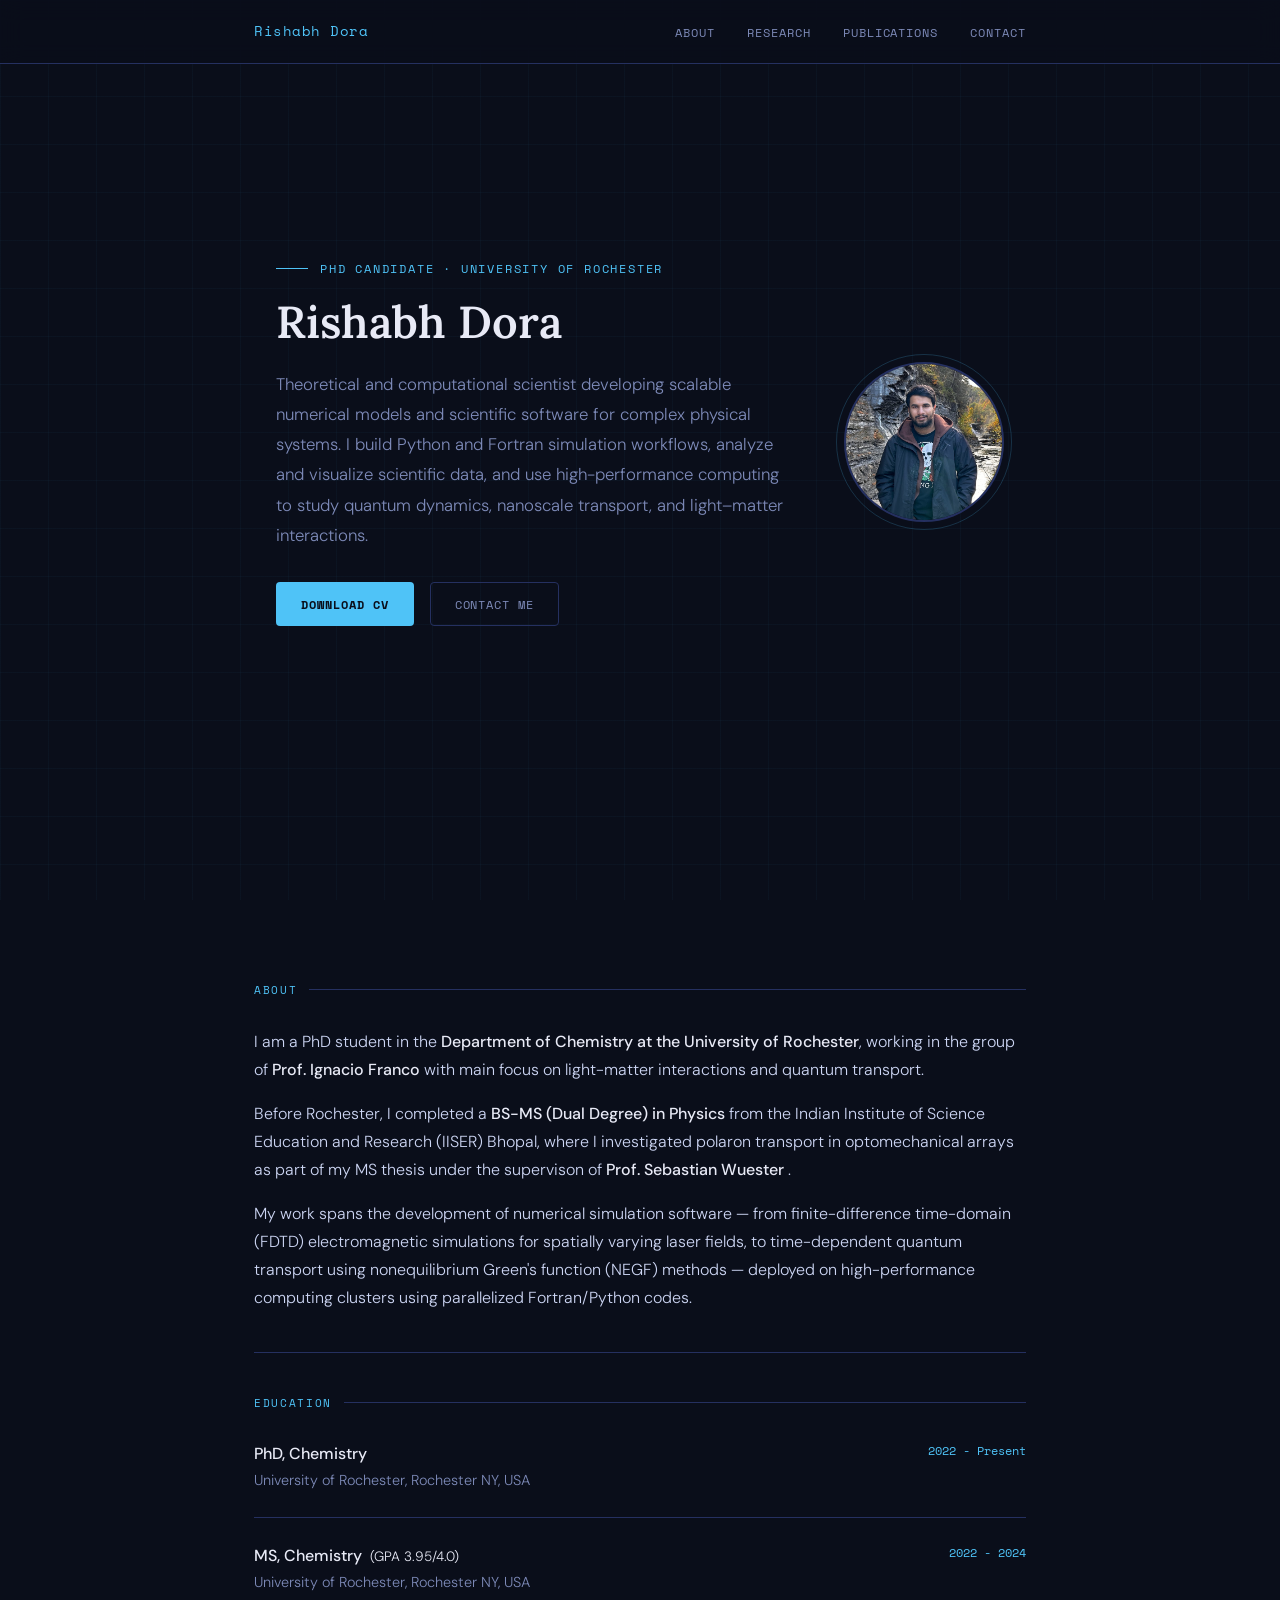
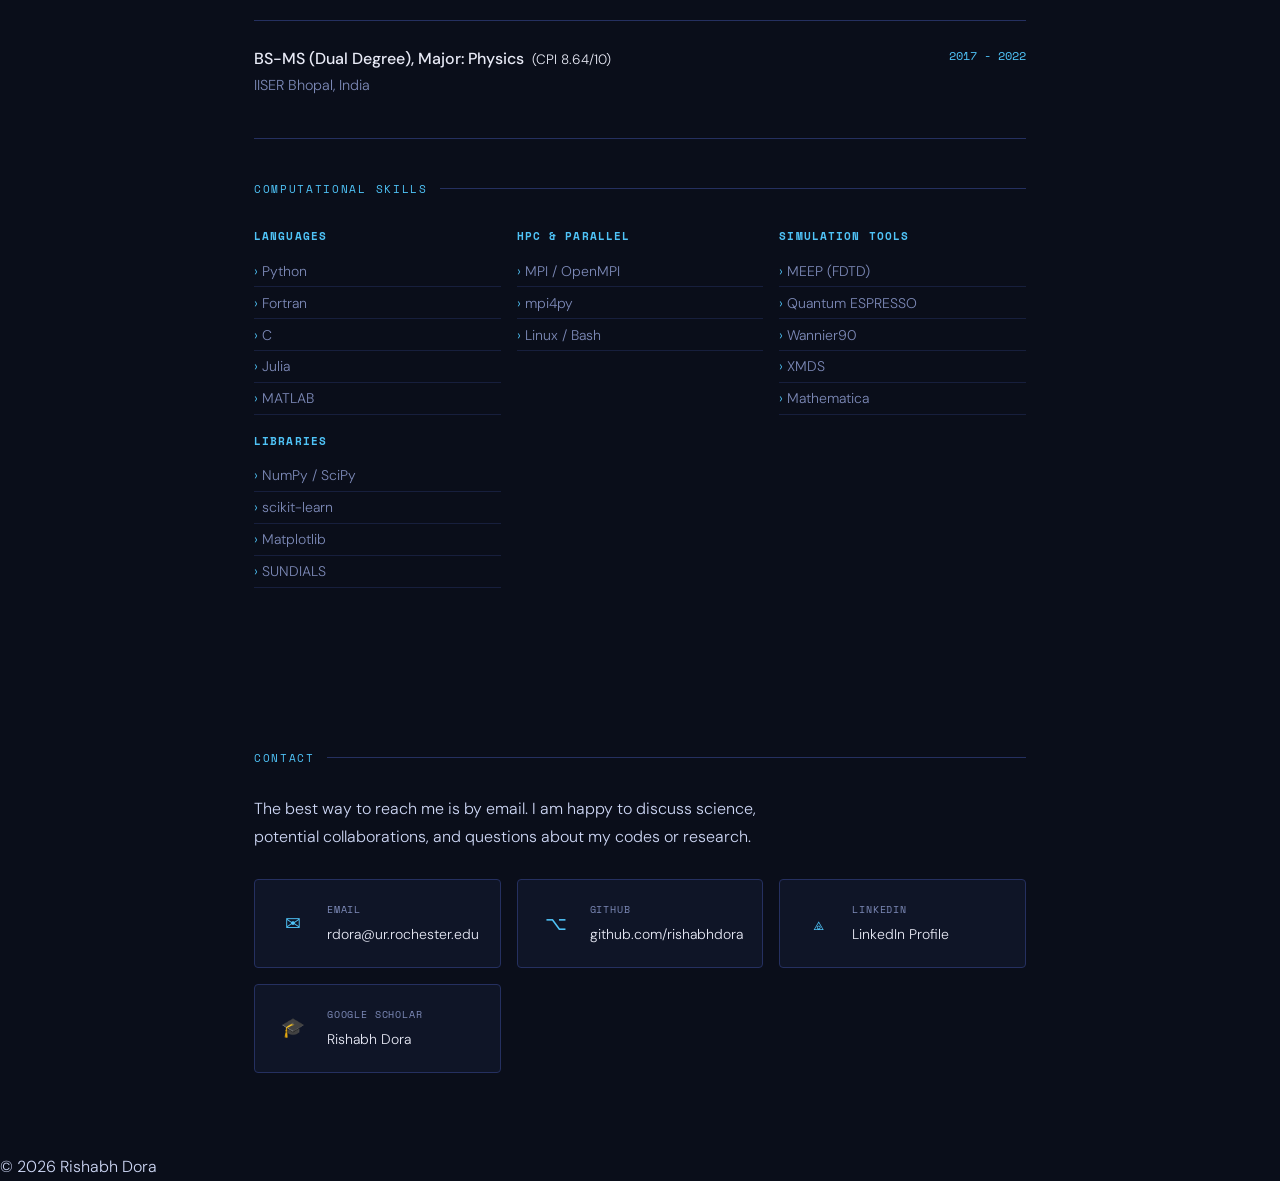
<file: index.html>
<!DOCTYPE html>
<html lang="en">
<head>
  <meta charset="UTF-8" />
  <meta name="viewport" content="width=device-width, initial-scale=1.0" />
  <title>Rishabh Dora | Theoretical & Computational Physics</title>
  <meta name="description" content="PhD candidate in Chemistry at the University of Rochester. Research on light-matter interactions and quantum transport." />
  <link rel="stylesheet" href="style.css" />
</head>
<body>

<!-- ========== NAV ========== -->
<nav>
  <div class="container">
    <span class="nav-logo">Rishabh Dora</span>
    <ul class="nav-links" id="nav-links">
      <li><a href="#about">About</a></li>
      <li><a href="research.html">Research</a></li>
      <li><a href="publications.html">Publications</a></li>
      <li><a href="#contact">Contact</a></li>
    </ul>
    <button class="nav-toggle" id="nav-toggle" aria-label="Toggle menu">
      <span></span><span></span><span></span>
    </button>
  </div>
</nav>

<!-- ========== HERO ========== -->
<section id="hero">
  <div class="container">
    <div class="hero-inner">
      <div class="hero-text">
        <p class="eyebrow">PhD Candidate · University of Rochester</p>
        <h1>Rishabh Dora</h1>
        <p class="tagline">
          Theoretical and computational scientist developing scalable numerical models and scientific software for complex physical systems. 
          I build Python and Fortran simulation workflows, analyze and visualize scientific data, and use high-performance computing 
          to study quantum dynamics, nanoscale transport, and light–matter interactions.
        </p>
        <div class="hero-actions">
          <a class="btn btn-primary" href="resume.pdf" target="_blank">Download CV</a>
          <a class="btn btn-outline" href="#contact">Contact Me</a>
        </div>
      </div>
      <div class="hero-photo-wrap">
        <img class="hero-photo" src="main.jpeg" alt="Rishabh Dora" />      </div>
    </div>
  </div>
</section>

<!-- ========== ABOUT ========== -->
<section id="about">
  <div class="container">
    <p class="section-label">About</p>

    <div class="fade-in">
      <p>
        I am a PhD student in the <strong>Department of Chemistry at the University of Rochester</strong>,
        working in the group of <strong>Prof. Ignacio Franco</strong> with
        main focus on light-matter interactions and quantum transport.
      </p>
      <p>
        Before Rochester, I completed a <strong>BS-MS (Dual Degree) in Physics</strong> from the
        Indian Institute of Science Education and Research (IISER) Bhopal,
        where I investigated polaron transport in optomechanical arrays as part of my MS thesis under the supervison 
        of <strong>Prof. Sebastian Wuester</strong>  .
      </p>
      <p>
        My work spans the development of numerical simulation software — from finite-difference time-domain
        (FDTD) electromagnetic
        simulations for spatially varying laser fields, to time-dependent quantum transport
        using nonequilibrium Green's function (NEGF) methods — deployed on high-performance computing
        clusters using parallelized Fortran/Python codes.
      </p>
    </div>

    <hr />

    <!-- Education -->
    <p class="section-label fade-in">Education</p>
    <div class="fade-in">
      <div class="edu-item">
        <div>
          <div class="edu-deg">PhD, Chemistry</div>
          <div class="edu-inst">University of Rochester, Rochester NY, USA</div>
        </div>
        <div class="edu-year">2022 - Present</div>
      </div>
      <div class="edu-item">
        <div>
          <div class="edu-deg">MS, Chemistry &nbsp;<span style="font-weight:300;font-size:.85rem">(GPA 3.95/4.0)</span></div>
          <div class="edu-inst">University of Rochester, Rochester NY, USA</div>
        </div>
        <div class="edu-year">2022 - 2024</div>
      </div>
      <div class="edu-item">
        <div>
          <div class="edu-deg">BS-MS (Dual Degree), Major: Physics &nbsp;<span style="font-weight:300;font-size:.85rem">(CPI 8.64/10)</span></div>
          <div class="edu-inst">IISER Bhopal, India</div>
        </div>
        <div class="edu-year">2017 - 2022</div>
      </div>
    </div>

    <hr />

    <!-- Skills -->
    <p class="section-label fade-in">Computational Skills</p>
    <div class="skills-grid fade-in">
      <div class="skill-group">
        <h4>Languages</h4>
        <ul class="skill-list">
          <li>Python</li>
          <li>Fortran</li>
          <li>C</li>
          <li>Julia</li>
          <li>MATLAB</li>
        </ul>
      </div>
      <div class="skill-group">
        <h4>HPC &amp; Parallel</h4>
        <ul class="skill-list">
          <li>MPI / OpenMPI</li>
          <li>mpi4py</li>
          <li>Linux / Bash</li>
        </ul>
      </div>
      <div class="skill-group">
        <h4>Simulation Tools</h4>
        <ul class="skill-list">
          <li>MEEP (FDTD)</li>
          <li>Quantum ESPRESSO</li>
          <li>Wannier90</li>
          <li>XMDS</li>
          <li>Mathematica</li>
        </ul>
      </div>
      <div class="skill-group">
        <h4>Libraries</h4>
        <ul class="skill-list">
          <li>NumPy / SciPy</li>
          <li>scikit-learn</li>
          <li>Matplotlib</li>
          <li>SUNDIALS</li>
        </ul>
      </div>
    </div>
  </div>
</section>

<!-- ========== TALKS ==========
<section id="talks">
  <div class="container">
    <p class="section-label fade-in">Presentations &amp; Conferences</p>

    <div class="fade-in">
      <div class="talk-item">
        <div class="talk-date">Aug 2025</div>
        <div>
          <div class="talk-type">Talk</div>
          <div class="talk-title">"Light–matter interactions beyond the dipole approximation"</div>
          <div class="talk-venue">Gordon Research Seminar on Quantum Control of Light and Matter · Salve Regina University</div>
        </div>
      </div>
      <div class="talk-item">
        <div class="talk-date">Aug 2025</div>
        <div>
          <div class="talk-type">Poster</div>
          <div class="talk-title">"Light–matter interactions beyond the dipole approximation"</div>
          <div class="talk-venue">Gordon Research Conference on Quantum Control of Light and Matter · Salve Regina University</div>
        </div>
      </div>
      <div class="talk-item">
        <div class="talk-date">Jun 2025</div>
        <div>
          <div class="talk-type">Poster</div>
          <div class="talk-title">"Light–matter interactions beyond the dipole approximation"</div>
          <div class="talk-venue">Center for Coherence and Quantum Science (CQS-12) · University of Rochester</div>
        </div>
      </div>
      <div class="talk-item">
        <div class="talk-date">Nov 2021</div>
        <div>
          <div class="talk-type">Conference</div>
          <div class="talk-title">Cold-atom On-Line Meeting (CoOLMe 2021)</div>
          <div class="talk-venue">French national research network on Cold Atoms</div>
        </div>
      </div>
    </div>
  </div>
</section> -->

<!-- ========== CONTACT ========== -->
<section id="contact">
  <div class="container">
    <p class="section-label fade-in">Contact</p>
    <p class="fade-in" style="margin-bottom:1.75rem; max-width:520px;">
      The best way to reach me is by email. I am happy to discuss science,
      potential collaborations, and questions about my codes or research.
    </p>
    <div class="contact-grid fade-in">
      <a class="contact-item" href="mailto:rdora@ur.rochester.edu">
        <span class="contact-icon">✉</span>
        <div>
          <div class="contact-label">Email</div>
          <div class="contact-val">rdora@ur.rochester.edu</div>
        </div>
      </a>
      <a class="contact-item" href="https://github.com/rishabhdora" target="_blank">
        <span class="contact-icon">⌥</span>
        <div>
          <div class="contact-label">GitHub</div>
          <div class="contact-val">github.com/rishabhdora</div>
        </div>
      </a>
      <a class="contact-item" href="https://www.linkedin.com/in/rishabh-dora-555144214/" target="_blank">
        <span class="contact-icon">⟁</span>
        <div>
          <div class="contact-label">LinkedIn</div>
          <div class="contact-val">LinkedIn Profile</div>
        </div>
      </a>
      <a class="contact-item" href="https://scholar.google.com/citations?user=nVBaC_kAAAAJ&hl=en" target="_blank">
        <span class="contact-icon">🎓</span>
        <div>
          <div class="contact-label">Google Scholar</div>
          <div class="contact-val">Rishabh Dora</div>
        </div>
      </a>
    </div>
  </div>
</section>

<!-- ========== FOOTER ========== -->
© <span id="year"></span> Rishabh Dora
<script>
  document.getElementById("year").textContent = new Date().getFullYear();
</script>

<script src="main.js"></script>
</body>
</html>
</file>
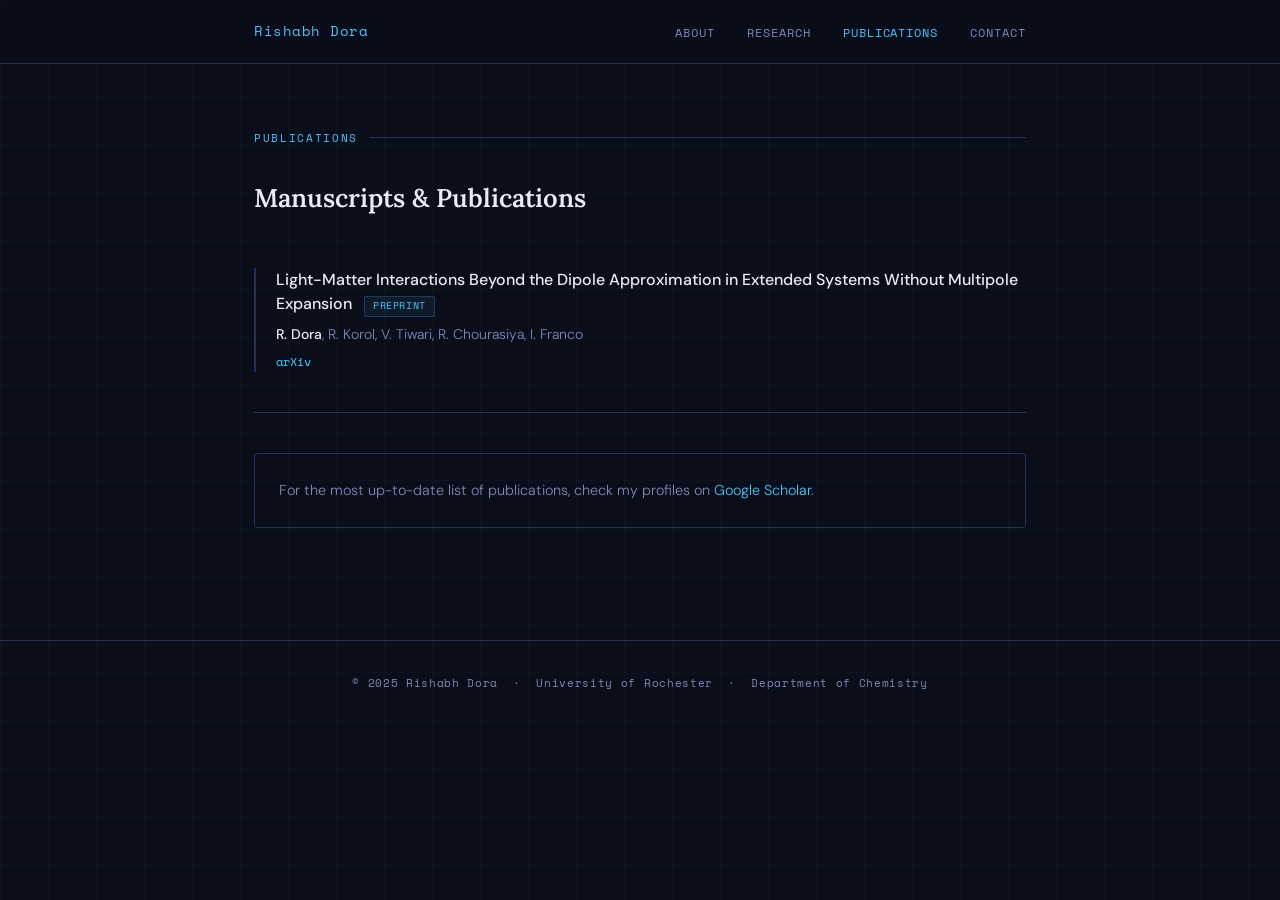
<file: publications.html>
<!DOCTYPE html>
<html lang="en">
<head>
  <meta charset="UTF-8" />
  <meta name="viewport" content="width=device-width, initial-scale=1.0" />
  <title>Publications | Rishabh Dora</title>
  <link rel="stylesheet" href="style.css" />
</head>
<body>

<nav>
  <div class="container">
    <a class="nav-logo" href="index.html">Rishabh Dora</a>
    <ul class="nav-links" id="nav-links">
      <li><a href="index.html#about">About</a></li>
      <li><a href="research.html">Research</a></li>
      <li><a href="publications.html" class="active">Publications</a></li>
      <!-- <li><a href="index.html#talks">Talks</a></li> -->
      <li><a href="index.html#contact">Contact</a></li>
    </ul>
    <button class="nav-toggle" id="nav-toggle" aria-label="Toggle menu">
      <span></span><span></span><span></span>
    </button>
  </div>
</nav>

<section style="padding-top: calc(var(--nav-h) + 4rem);">
  <div class="container">
    <p class="section-label">Publications</p>
    <h2>Manuscripts &amp; Publications</h2>
    <p style="color:var(--text-dim); max-width:540px; margin-bottom:3rem;">
      <!-- Papers in preparation; links will be added upon publication/preprint submission. -->
    </p>

    <!-- Manuscripts in Preparation -->
    <div class="fade-in" style="margin-bottom:2rem;">
      <p style="font-family:var(--mono); font-size:.7rem; letter-spacing:.12em; text-transform:uppercase; color:var(--text-dim); margin-bottom:1.5rem;">
        <!-- Manuscripts in Preparation -->
      </p>

      <div class="pub-item">
        <div class="pub-title">
          Light-Matter Interactions Beyond the Dipole Approximation in Extended Systems Without Multipole Expansion
          <span class="pub-status">preprint</span>
        </div>
        <div class="pub-authors">
          <strong>R. Dora</strong>, R. Korol, V. Tiwari, R. Chourasiya, I. Franco
        </div>
        <div class="pub-journal"><a href="https://arxiv.org/abs/2603.10271" target="_blank">arXiv</a></div>
      </div>

      <!-- <div class="pub-item">
        <div class="pub-title">
          Light field control of real and virtual charge carriers with ω + 2ω pulse
          <span class="pub-status">in prep</span>
        </div>
        <div class="pub-authors">
          <strong>R. Dora</strong>, A. Garzon-Ramirez, I. Franco
        </div>
        <div class="pub-journal">Manuscript in preparation</div>
      </div>
    </div> -->

    <hr />

    <!-- Note -->
    <div class="card fade-in" style="background:transparent;">
      <p style="color:var(--text-dim); font-size:.9rem; margin:0;">
        For the most up-to-date list of publications, check my profiles on
        <a href="https://scholar.google.com/citations?user=nVBaC_kAAAAJ&hl=en" target="_blank">Google Scholar</a>.
        <!-- Replace these links with your actual profile URLs -->
      </p>
    </div>

  </div>
</section>

<footer>
  <div class="container">
    © 2025 Rishabh Dora &nbsp;·&nbsp; University of Rochester &nbsp;·&nbsp; Department of Chemistry
  </div>
</footer>

<script src="main.js"></script>
</body>
</html>
</file>
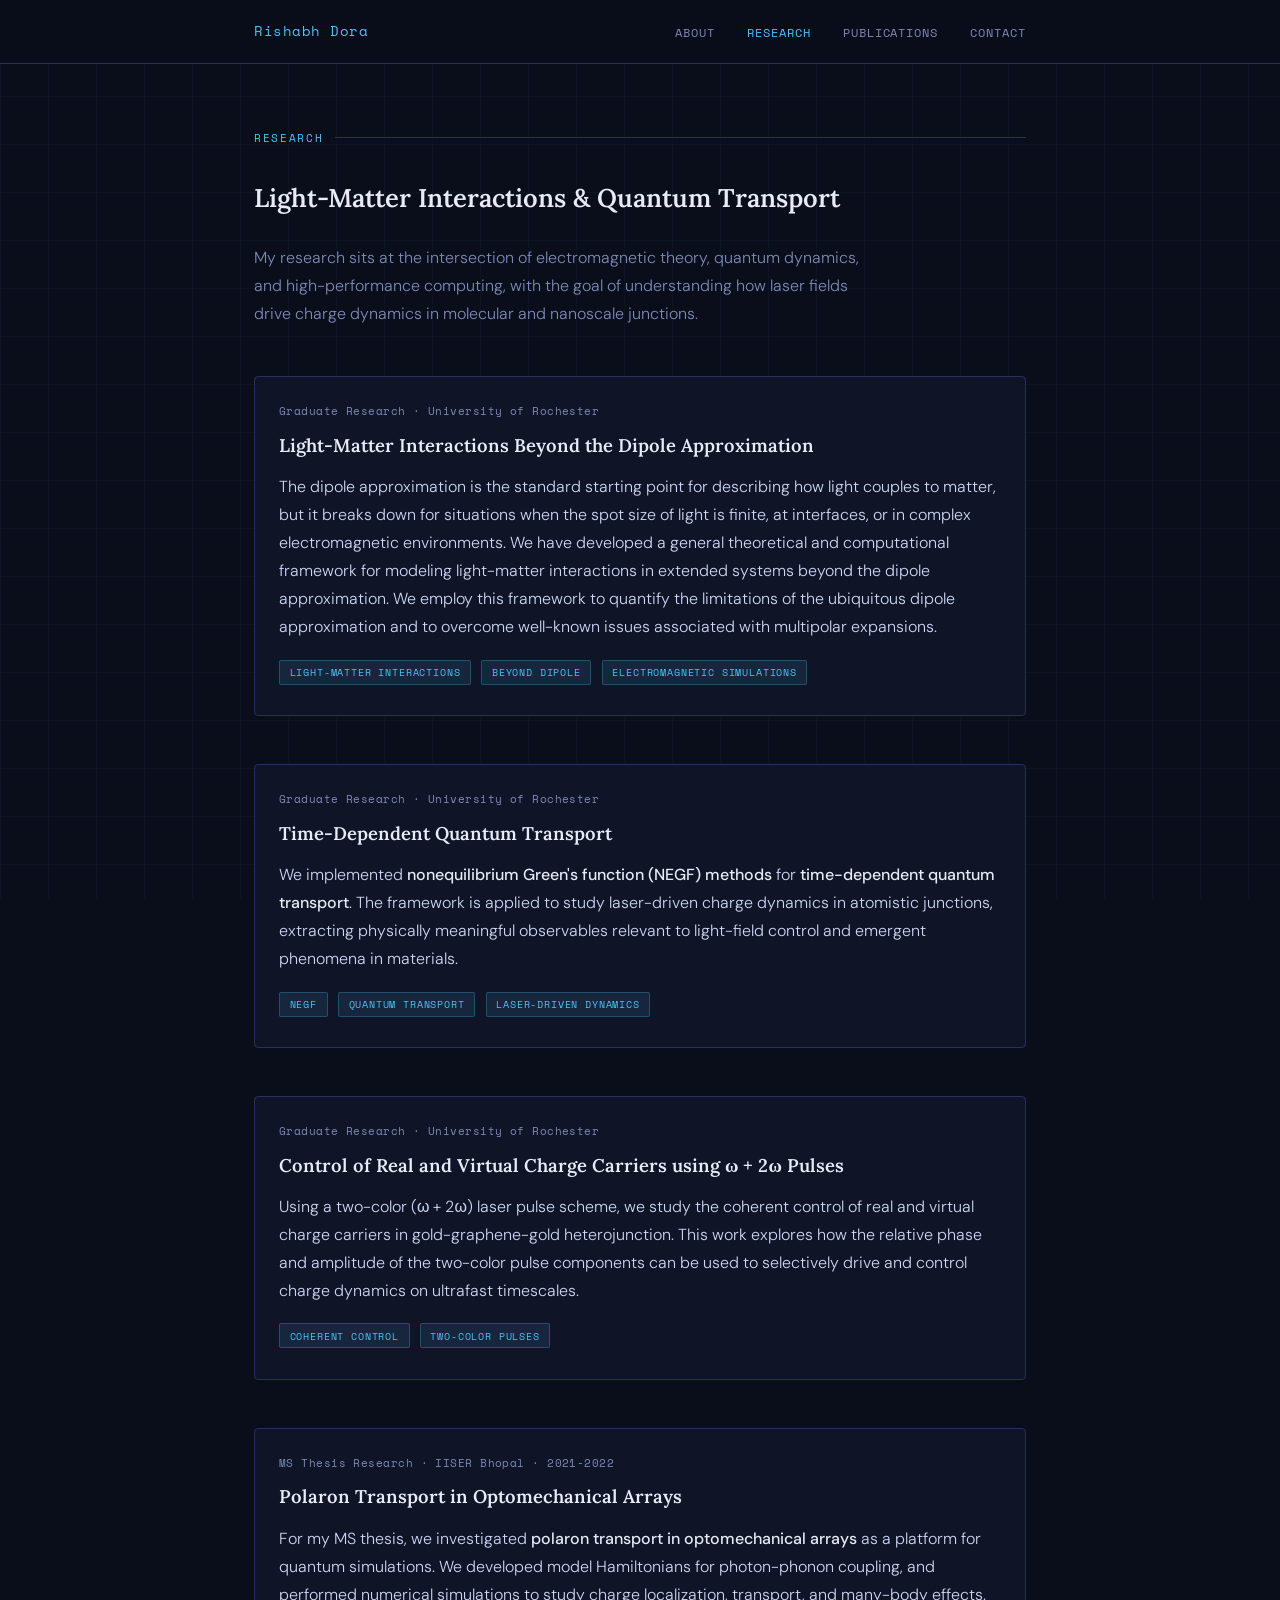
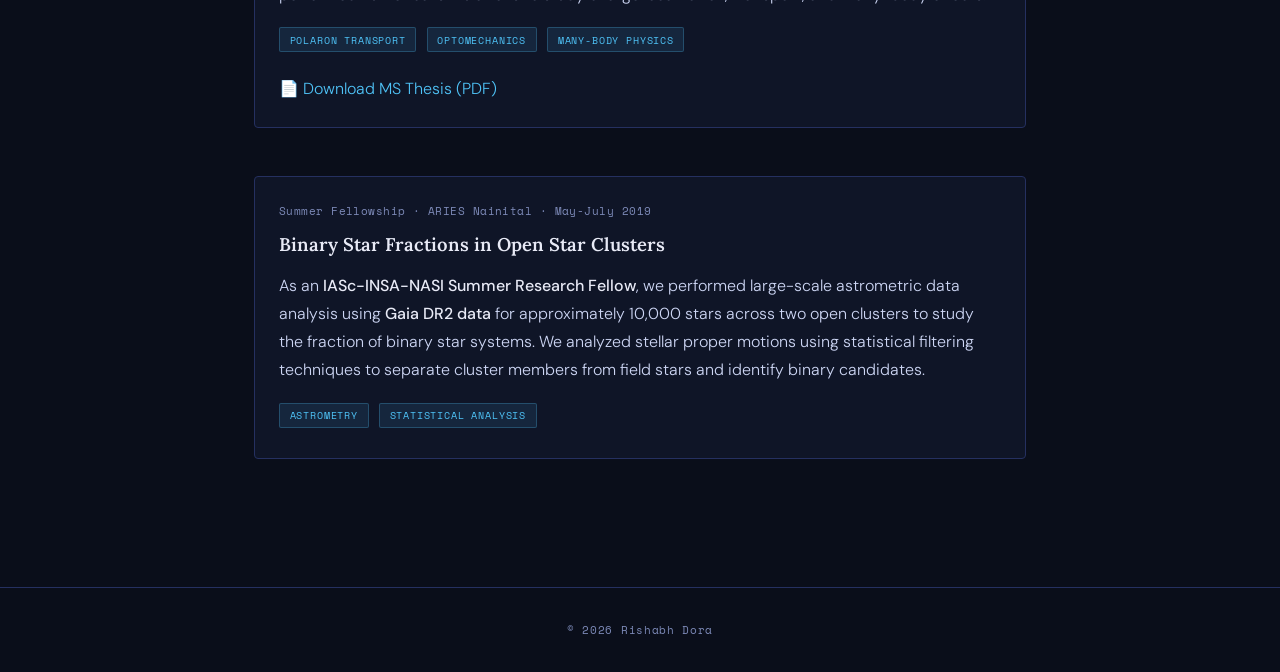
<file: research.html>
<!DOCTYPE html>
<html lang="en">
<head>
  <meta charset="UTF-8" />
  <meta name="viewport" content="width=device-width, initial-scale=1.0" />
  <title>Research | Rishabh Dora</title>
  <link rel="stylesheet" href="style.css" />
</head>
<body>

<nav>
  <div class="container">
    <a class="nav-logo" href="index.html">Rishabh Dora</a>
    <ul class="nav-links" id="nav-links">
      <li><a href="index.html#about">About</a></li>
      <li><a href="research.html" class="active">Research</a></li>
      <li><a href="publications.html">Publications</a></li>
      <!-- <li><a href="index.html#talks">Talks</a></li> -->
      <li><a href="index.html#contact">Contact</a></li>
    </ul>
    <button class="nav-toggle" id="nav-toggle" aria-label="Toggle menu">
      <span></span><span></span><span></span>
    </button>
  </div>
</nav>

<section style="padding-top: calc(var(--nav-h) + 4rem);">
  <div class="container">
    <p class="section-label">Research</p>
    <h2>Light-Matter Interactions &amp; Quantum Transport</h2>
    <p style="color:var(--text-dim); max-width:620px; margin-bottom:3rem;">
      My research sits at the intersection of electromagnetic theory, quantum dynamics,
      and high-performance computing, with the goal of understanding how laser fields
      drive charge dynamics in molecular and nanoscale junctions.
    </p>

    <!-- Project 1 -->
    <div class="research-block fade-in">
      <div class="card">
        <div class="card-meta">Graduate Research · University of Rochester </div>
        <h3>Light-Matter Interactions Beyond the Dipole Approximation</h3>
        <p>
          The dipole approximation is the standard starting point for describing how light
          couples to matter, but it breaks down for situations when the spot size of light is finite, 
          at interfaces, or in complex electromagnetic environments.
          We have developed a general theoretical and computational framework for modeling light-matter interactions
          in extended systems beyond the dipole approximation.
          We employ this framework to quantify the limitations of the ubiquitous dipole approximation 
          and to overcome well-known issues associated with multipolar expansions. 
        </p>
        <div>
          <span class="tag">Light-matter interactions</span>
          <span class="tag">Beyond Dipole</span>
          <span class="tag">Electromagnetic Simulations</span>
          <!-- <span class="tag">Fortran / Python</span> -->
        </div>
      </div>
    </div>

    <!-- Project 2 -->
    <div class="research-block fade-in">
      <div class="card">
        <div class="card-meta">Graduate Research · University of Rochester </div>
        <h3>Time-Dependent Quantum Transport </h3>
        <p>
          We implemented <strong>nonequilibrium Green's function (NEGF) methods</strong>
          for <strong>time-dependent quantum transport</strong>.
          The framework is applied to study laser-driven charge dynamics in atomistic junctions,
          extracting physically meaningful observables relevant to light-field control and emergent phenomena in materials.
        </p>
        <div>
          <span class="tag">NEGF</span>
          <span class="tag">Quantum Transport</span>
          <!-- <span class="tag">HPC / MPI</span> -->
          <span class="tag">Laser-Driven Dynamics</span>
        </div>
      </div>
    </div>

    <!-- Project 3 -->
    <div class="research-block fade-in">
      <div class="card">
        <div class="card-meta">Graduate Research · University of Rochester</div>
        <h3>Control of Real and Virtual Charge Carriers using ω + 2ω Pulses</h3>
        <p>
          Using a two-color (ω + 2ω) laser pulse scheme, we study the coherent control
          of real and virtual charge carriers in gold-graphene-gold heterojunction. 
          This work explores how the relative phase and amplitude of the two-color pulse components can be used
          to selectively drive and control charge dynamics on ultrafast timescales.
        </p>
        <div>
          <span class="tag">Coherent Control</span>
          <span class="tag">Two-Color Pulses</span> 
        </div>
      </div>
    </div>

    <!-- Project 4 -->
    <div class="research-block fade-in">
      <div class="card">
        <div class="card-meta">MS Thesis Research · IISER Bhopal · 2021-2022</div>
        <h3>Polaron Transport in Optomechanical Arrays</h3>
        <p>
          For my MS thesis, we investigated <strong>polaron transport in optomechanical arrays</strong>
          as a platform for quantum simulations. We developed model Hamiltonians for
          photon-phonon coupling, and performed numerical simulations to study charge localization, transport,
          and many-body effects.
        </p>
        <div>
          <span class="tag">Polaron Transport</span>
          <!-- <span class="tag">Electron–Phonon Coupling</span> -->
          <span class="tag">Optomechanics</span>
          <span class="tag">Many-Body Physics</span>
        </div>
        <p style="margin-top:1rem; margin-bottom:0;">
          <a href="ms_thesis.pdf" target="_blank">📄 Download MS Thesis (PDF)</a>
        </p>
      </div>
    </div>

    <!-- Project 5 -->
    <div class="research-block fade-in">
      <div class="card">
        <div class="card-meta">Summer Fellowship · ARIES Nainital · May-July 2019</div>
        <h3>Binary Star Fractions in Open Star Clusters</h3>
        <p>
          As an <strong>IASc-INSA-NASI Summer Research Fellow</strong>, we performed
          large-scale astrometric data analysis using <strong>Gaia DR2 data</strong>
          for approximately 10,000 stars across two open clusters
          to study the fraction of binary star systems.
          We analyzed stellar proper motions using statistical filtering techniques
          to separate cluster members from field stars and
          identify binary candidates. 
        </p>
        <div>
          <!-- <span class="tag">Gaia DR2</span> -->
          <span class="tag">Astrometry</span>
          <span class="tag">Statistical Analysis</span>
          <!-- <span class="tag">Mathematica</span> -->
        </div>
      </div>
    </div>

  </div>
</section>

<footer>
  © <span id="year"></span> Rishabh Dora
<script>
  document.getElementById("year").textContent = new Date().getFullYear();
</script>
</footer>

<script src="main.js"></script>
</body>
</html>
</file>
<file: style.css>
/* =============================================
   RISHABH DORA — Personal Academic Website
   Theme: Dark scientific / quantum aesthetic
   ============================================= */

@import url('https://fonts.googleapis.com/css2?family=Space+Mono:ital,wght@0,400;0,700;1,400&family=Lora:ital,wght@0,400;0,600;1,400&family=DM+Sans:wght@300;400;500&display=swap');

:root {
  --bg:        #0a0e1a;
  --bg2:       #0f1527;
  --bg3:       #141c34;
  --surface:   #1a2340;
  --border:    #253060;
  --accent:    #4fc3f7;
  --accent2:   #81d4fa;
  --accent3:   #00e5ff;
  --text:      #cdd6f4;
  --text-dim:  #7d8ab8;
  --text-bright: #e8eaf6;
  --mono:      'Space Mono', monospace;
  --serif:     'Lora', serif;
  --sans:      'DM Sans', sans-serif;
  --nav-h:     64px;
  --max-w:     820px;
  --radius:    4px;
}

*, *::before, *::after { box-sizing: border-box; margin: 0; padding: 0; }

html { scroll-behavior: smooth; font-size: 16px; }

body {
  background: var(--bg);
  color: var(--text);
  font-family: var(--sans);
  font-weight: 300;
  line-height: 1.75;
  min-height: 100vh;
  overflow-x: hidden;
}

/* ---- GRID BACKGROUND ---- */
body::before {
  content: '';
  position: fixed;
  inset: 0;
  background-image:
    linear-gradient(rgba(79,195,247,.035) 1px, transparent 1px),
    linear-gradient(90deg, rgba(79,195,247,.035) 1px, transparent 1px);
  background-size: 48px 48px;
  pointer-events: none;
  z-index: 0;
}

/* ---- UTILITY ---- */
a { color: var(--accent); text-decoration: none; transition: color .2s; }
a:hover { color: var(--accent3); }
strong { font-weight: 500; color: var(--text-bright); }
hr { border: none; border-top: 1px solid var(--border); margin: 2.5rem 0; }

.container {
  max-width: var(--max-w);
  margin: 0 auto;
  padding: 0 1.5rem;
  position: relative;
  z-index: 1;
}

.tag {
  display: inline-block;
  font-family: var(--mono);
  font-size: .65rem;
  letter-spacing: .08em;
  text-transform: uppercase;
  color: var(--accent);
  background: rgba(79,195,247,.1);
  border: 1px solid rgba(79,195,247,.25);
  padding: .15rem .6rem;
  border-radius: 2px;
  margin-right: .4rem;
  margin-bottom: .4rem;
}

/* ---- NAVIGATION ---- */
nav {
  position: fixed;
  top: 0; left: 0; right: 0;
  height: var(--nav-h);
  background: rgba(10,14,26,.85);
  backdrop-filter: blur(12px);
  border-bottom: 1px solid var(--border);
  z-index: 100;
  display: flex;
  align-items: center;
}

nav .container {
  display: flex;
  align-items: center;
  justify-content: space-between;
  width: 100%;
}

.nav-logo {
  font-family: var(--mono);
  font-size: .85rem;
  color: var(--accent);
  letter-spacing: .04em;
}

.nav-links {
  display: flex;
  gap: 2rem;
  list-style: none;
}

.nav-links a {
  font-family: var(--mono);
  font-size: .75rem;
  letter-spacing: .08em;
  text-transform: uppercase;
  color: var(--text-dim);
  transition: color .2s;
}
.nav-links a:hover,
.nav-links a.active { color: var(--accent); }

.nav-toggle {
  display: none;
  flex-direction: column;
  gap: 5px;
  cursor: pointer;
  background: none;
  border: none;
  padding: 4px;
}
.nav-toggle span {
  display: block;
  width: 22px; height: 1.5px;
  background: var(--text-dim);
  transition: .3s;
}

/* ---- HERO ---- */
#hero {
  min-height: 100vh;
  display: flex;
  align-items: center;
  padding-top: var(--nav-h);
  position: relative;
  overflow: hidden;
}

.hero-inner {
  display: grid;
  grid-template-columns: 1fr auto;
  gap: 3rem;
  align-items: center;
  width: 100%;
}

.hero-text .eyebrow {
  font-family: var(--mono);
  font-size: .75rem;
  letter-spacing: .15em;
  text-transform: uppercase;
  color: var(--accent);
  margin-bottom: 1rem;
  display: flex;
  align-items: center;
  gap: .75rem;
}
.hero-text .eyebrow::before {
  content: '';
  width: 32px; height: 1px;
  background: var(--accent);
}

.hero-text h1 {
  font-family: var(--serif);
  font-size: clamp(2rem, 5vw, 2.8rem);
  font-weight: 600;
  color: var(--text-bright);
  line-height: 1.2;
  margin-bottom: 1.25rem;
}

.hero-text .tagline {
  font-size: 1.05rem;
  color: var(--text-dim);
  max-width: 520px;
  margin-bottom: 2rem;
  line-height: 1.8;
}

.hero-actions {
  display: flex;
  gap: 1rem;
  flex-wrap: wrap;
}

.btn {
  font-family: var(--mono);
  font-size: .75rem;
  letter-spacing: .08em;
  text-transform: uppercase;
  padding: .65rem 1.5rem;
  border-radius: var(--radius);
  transition: all .2s;
  cursor: pointer;
  border: 1px solid transparent;
}
.btn-primary {
  background: var(--accent);
  color: var(--bg);
  font-weight: 700;
}
.btn-primary:hover { background: var(--accent3); color: var(--bg); }
.btn-outline {
  border-color: var(--border);
  color: var(--text-dim);
  background: transparent;
}
.btn-outline:hover { border-color: var(--accent); color: var(--accent); }

.hero-photo-wrap {
  position: relative;
  flex-shrink: 0;
}
.hero-photo {
  width: 160px; height: 160px;
  border-radius: 50%;
  object-fit: cover;
  border: 2px solid var(--border);
  display: block;
  background: var(--surface);
}
.photo-placeholder {
  width: 160px; height: 160px;
  border-radius: 50%;
  background: var(--surface);
  border: 2px solid var(--border);
  display: flex;
  align-items: center;
  justify-content: center;
  font-family: var(--mono);
  font-size: 2rem;
  color: var(--accent);
}
.hero-photo-wrap::after {
  content: '';
  position: absolute;
  inset: -8px;
  border-radius: 50%;
  border: 1px solid rgba(79,195,247,.2);
}

/* ---- SECTIONS ---- */
section { padding: 5rem 0; }

.section-label {
  font-family: var(--mono);
  font-size: .7rem;
  letter-spacing: .15em;
  text-transform: uppercase;
  color: var(--accent);
  margin-bottom: 1.75rem;
  display: flex;
  align-items: center;
  gap: .75rem;
}
.section-label::after {
  content: '';
  flex: 1;
  height: 1px;
  background: var(--border);
}

h2 {
  font-family: var(--serif);
  font-size: 1.6rem;
  font-weight: 600;
  color: var(--text-bright);
  margin-bottom: 1.5rem;
}

h3 {
  font-family: var(--sans);
  font-weight: 500;
  font-size: 1rem;
  color: var(--text-bright);
  margin-bottom: .35rem;
}

p { margin-bottom: 1rem; color: var(--text); }

/* ---- CARDS ---- */
.card {
  background: var(--bg2);
  border: 1px solid var(--border);
  border-radius: var(--radius);
  padding: 1.5rem;
  margin-bottom: 1.25rem;
  transition: border-color .2s, transform .2s;
}
.card:hover {
  border-color: rgba(79,195,247,.4);
  transform: translateY(-2px);
}

.card-meta {
  font-family: var(--mono);
  font-size: .7rem;
  color: var(--text-dim);
  margin-bottom: .5rem;
  letter-spacing: .04em;
}

/* ---- EDUCATION ---- */
.edu-item {
  display: grid;
  grid-template-columns: 1fr auto;
  gap: 1rem;
  margin-bottom: 1.5rem;
  padding-bottom: 1.5rem;
  border-bottom: 1px solid var(--border);
}
.edu-item:last-child { border-bottom: none; margin-bottom: 0; padding-bottom: 0; }
.edu-deg { font-weight: 500; color: var(--text-bright); }
.edu-inst { color: var(--text-dim); font-size: .9rem; }
.edu-year {
  font-family: var(--mono);
  font-size: .75rem;
  color: var(--accent);
  white-space: nowrap;
}

/* ---- SKILLS GRID ---- */
.skills-grid {
  display: grid;
  grid-template-columns: repeat(auto-fill, minmax(200px, 1fr));
  gap: 1rem;
}
.skill-group h4 {
  font-family: var(--mono);
  font-size: .7rem;
  letter-spacing: .1em;
  text-transform: uppercase;
  color: var(--accent);
  margin-bottom: .6rem;
}
.skill-list {
  list-style: none;
}
.skill-list li {
  font-size: .875rem;
  color: var(--text-dim);
  padding: .2rem 0;
  border-bottom: 1px solid rgba(37,48,96,.5);
}
.skill-list li::before { content: '› '; color: var(--accent); }

/* ---- PUBLICATIONS ---- */
.pub-item {
  border-left: 2px solid var(--border);
  padding-left: 1.25rem;
  margin-bottom: 2rem;
  transition: border-color .2s;
}
.pub-item:hover { border-color: var(--accent); }
.pub-title { font-weight: 500; color: var(--text-bright); margin-bottom: .35rem; line-height: 1.5; }
.pub-authors { font-size: .875rem; color: var(--text-dim); margin-bottom: .25rem; }
.pub-journal {
  font-family: var(--mono);
  font-size: .75rem;
  color: var(--accent);
}
.pub-status {
  display: inline-block;
  font-family: var(--mono);
  font-size: .65rem;
  letter-spacing: .06em;
  text-transform: uppercase;
  background: rgba(79,195,247,.08);
  border: 1px solid rgba(79,195,247,.2);
  color: var(--accent);
  padding: .1rem .5rem;
  border-radius: 2px;
  margin-left: .5rem;
}

/* ---- TALKS ---- */
.talk-item {
  display: grid;
  grid-template-columns: auto 1fr;
  gap: 1.25rem;
  align-items: start;
  margin-bottom: 1.25rem;
  padding-bottom: 1.25rem;
  border-bottom: 1px solid var(--border);
}
.talk-item:last-child { border-bottom: none; margin-bottom: 0; padding-bottom: 0; }
.talk-date {
  font-family: var(--mono);
  font-size: .7rem;
  color: var(--accent);
  white-space: nowrap;
  padding-top: .25rem;
}
.talk-type {
  font-family: var(--mono);
  font-size: .65rem;
  text-transform: uppercase;
  letter-spacing: .06em;
  color: var(--text-dim);
  margin-bottom: .2rem;
}
.talk-title { font-weight: 500; color: var(--text-bright); font-size: .95rem; }
.talk-venue { font-size: .85rem; color: var(--text-dim); margin-top: .2rem; }

/* ---- CONTACT ---- */
.contact-grid {
  display: grid;
  grid-template-columns: repeat(auto-fill, minmax(220px, 1fr));
  gap: 1rem;
}
.contact-item {
  background: var(--bg2);
  border: 1px solid var(--border);
  border-radius: var(--radius);
  padding: 1.25rem;
  display: flex;
  align-items: center;
  gap: 1rem;
  transition: border-color .2s;
}
.contact-item:hover { border-color: var(--accent); }
.contact-icon {
  font-size: 1.2rem;
  width: 36px;
  text-align: center;
  flex-shrink: 0;
}
.contact-label {
  font-family: var(--mono);
  font-size: .65rem;
  text-transform: uppercase;
  letter-spacing: .08em;
  color: var(--text-dim);
  margin-bottom: .25rem;
}
.contact-val { font-size: .875rem; color: var(--text-bright); }

/* ---- FOOTER ---- */
footer {
  border-top: 1px solid var(--border);
  padding: 2rem 0;
  text-align: center;
  font-family: var(--mono);
  font-size: .7rem;
  color: var(--text-dim);
  letter-spacing: .06em;
  position: relative;
  z-index: 1;
}

/* ---- RESEARCH PAGE ---- */
.research-block { margin-bottom: 3rem; }
.research-block h3 {
  font-family: var(--serif);
  font-size: 1.15rem;
  font-weight: 600;
  color: var(--text-bright);
  margin-bottom: .75rem;
}

/* ---- FADE-IN ANIMATION ---- */
.fade-in {
  opacity: 0;
  transform: translateY(18px);
  transition: opacity .55s ease, transform .55s ease;
}
.fade-in.visible {
  opacity: 1;
  transform: translateY(0);
}

/* ---- RESPONSIVE ---- */
@media (max-width: 640px) {
  .hero-inner { grid-template-columns: 1fr; }
  .hero-photo-wrap { display: none; }
  .nav-links { display: none; flex-direction: column; position: absolute; top: var(--nav-h); left: 0; right: 0; background: var(--bg2); border-bottom: 1px solid var(--border); padding: 1rem 1.5rem; gap: 1rem; }
  .nav-links.open { display: flex; }
  .nav-toggle { display: flex; }
  .edu-item { grid-template-columns: 1fr; }
}
</file>
